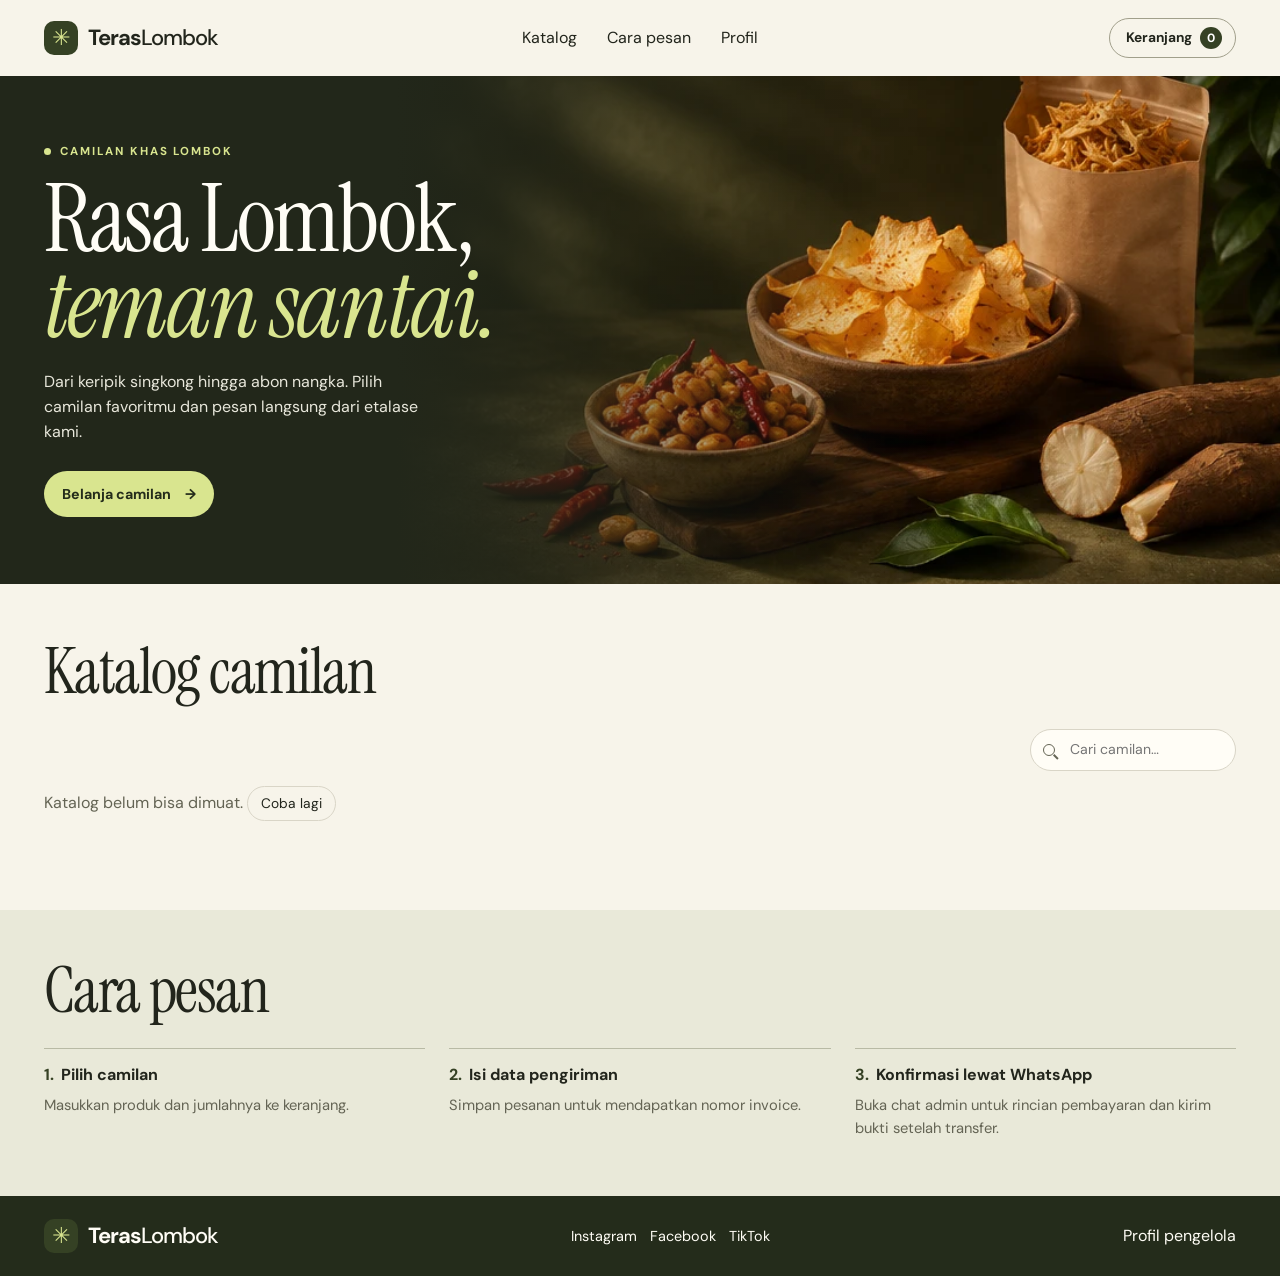
<file: index.html>
<!doctype html>
<html lang="id">
<head>
  <meta charset="utf-8">
  <meta name="viewport" content="width=device-width, initial-scale=1">
  <meta name="description" content="Teras Lombok, etalase camilan khas Lombok dengan pemesanan dan konfirmasi pembayaran melalui WhatsApp.">
  <title>Teras Lombok — Camilan Khas Lombok</title>
  <link rel="stylesheet" href="assets/store.css">
  <script src="assets/config.js?v=20fb1b1" defer></script>
  <script src="assets/store.js" defer></script>
</head>
<body>
  <a class="skip" href="#katalog">Langsung ke katalog</a>
  <header class="header">
    <div class="wrap bar">
      <a class="brand" href="./" aria-label="Teras Lombok, beranda"><span class="brand-mark" aria-hidden="true">✳</span><span>Teras<span class="brand-light">Lombok</span></span></a>
      <nav aria-label="Navigasi utama">
        <a href="#katalog">Katalog</a>
        <a href="#cara-pesan">Cara pesan</a>
        <a href="pribadi.html">Profil</a>
      </nav>
      <button class="cart-button" id="open-cart" type="button">Keranjang <span id="cart-count">0</span></button>
    </div>
  </header>
  <main>
    <section class="hero" aria-labelledby="hero-title">
      <div class="wrap hero-layout">
        <div class="hero-copy">
          <p class="kicker"><span></span> Camilan khas Lombok</p>
          <h1 id="hero-title">Rasa Lombok,<br><em>teman santai.</em></h1>
          <p>Dari keripik singkong hingga abon nangka. Pilih camilan favoritmu dan pesan langsung dari etalase kami.</p>
          <a class="button primary" href="#katalog">Belanja camilan <span aria-hidden="true">→</span></a>
        </div>
      </div>
    </section>
    <section class="catalog wrap" id="katalog" aria-labelledby="catalog-title">
      <div class="section-heading">
        <h2 id="catalog-title">Katalog camilan</h2>
        <p class="mode" id="demo-banner">Mode demo · harga dan produk contoh</p>
      </div>
      <div class="catalog-tools">
        <div class="filters" id="filters" aria-label="Kategori produk"></div>
        <label class="search">
          <span class="search-mark" aria-hidden="true"></span>
          <span class="sr-only">Cari produk</span>
          <input id="search" type="search" placeholder="Cari camilan…" autocomplete="off">
        </label>
      </div>
      <p class="catalog-status" id="catalog-status" role="status"></p>
      <div class="product-grid" id="product-grid"></div>
      <noscript><p>Aktifkan JavaScript untuk melihat produk dan menggunakan keranjang.</p></noscript>
    </section>
    <section class="steps" id="cara-pesan">
      <div class="wrap">
        <h2>Cara pesan</h2>
        <ol>
          <li><strong>Pilih camilan</strong><span>Masukkan produk dan jumlahnya ke keranjang.</span></li>
          <li><strong>Isi data pengiriman</strong><span>Simpan pesanan untuk mendapatkan nomor invoice.</span></li>
          <li><strong>Konfirmasi lewat WhatsApp</strong><span>Buka chat admin untuk rincian pembayaran dan kirim bukti setelah transfer.</span></li>
        </ol>
      </div>
    </section>
  </main>
  <footer class="footer">
    <div class="wrap footer-layout">
      <a class="brand" href="./"><span class="brand-mark" aria-hidden="true">✳</span><span>Teras<span class="brand-light">Lombok</span></span></a>
      <div id="store-socials" class="social-links" aria-label="Media sosial Teras Lombok"></div>
      <a href="pribadi.html">Profil pengelola</a>
    </div>
  </footer>
  <p id="cart-feedback" class="toast" role="status"></p>
  <dialog id="checkout" aria-labelledby="checkout-title">
    <div class="dialog-inner">
      <div class="dialog-header">
        <h2 id="checkout-title">Keranjang</h2>
        <button class="close" type="button" id="close-cart" aria-label="Tutup keranjang">×</button>
      </div>
      <div id="cart-stage">
        <div id="cart-items"></div>
        <div class="subtotal"><span>Subtotal produk</span><strong id="subtotal">Rp0</strong></div>
        <p class="muted small">Ongkir dikonfirmasi oleh admin melalui WhatsApp.</p>
        <form id="order-form">
          <h3>Data pengiriman</h3>
          <p class="small muted" id="order-note"></p>
          <label>Nama lengkap <input name="nama" maxlength="80" required autocomplete="name"></label>
          <label>Nomor WhatsApp <input name="whatsapp" type="tel" inputmode="tel" maxlength="24" placeholder="08xxxxxxxxxx" required autocomplete="tel"></label>
          <label>Alamat pengiriman <textarea name="alamat" rows="2" maxlength="350" required autocomplete="street-address"></textarea></label>
          <p class="form-error" id="order-error" role="alert"></p>
          <button class="button solid" id="order-submit" type="submit">Buat invoice <span aria-hidden="true">→</span></button>
        </form>
      </div>
      <section id="invoice-stage" hidden>
        <p id="invoice-mode" class="mode"></p>
        <h3 id="invoice-number"></h3>
        <ul id="invoice-items" class="invoice-items"></ul>
        <div class="subtotal"><span>Subtotal produk</span><strong id="invoice-total"></strong></div>
        <p id="payment-guide"></p>
        <div class="payment-actions" id="payment-actions" hidden>
          <a class="button solid" id="wa-order" target="_blank" rel="noopener noreferrer">Hubungi admin untuk pembayaran</a>
          <a class="button outline" id="wa-payment" target="_blank" rel="noopener noreferrer">Konfirmasi pembayaran via WhatsApp</a>
        </div>
        <details id="message-preview">
          <summary>Lihat pesan konfirmasi pembayaran</summary>
          <pre id="invoice-message"></pre>
        </details>
        <button class="button outline" id="copy-message" type="button">Salin pesan</button>
        <p id="copy-status" class="small" role="status"></p>
      </section>
    </div>
  </dialog>
</body>
</html>
</file>
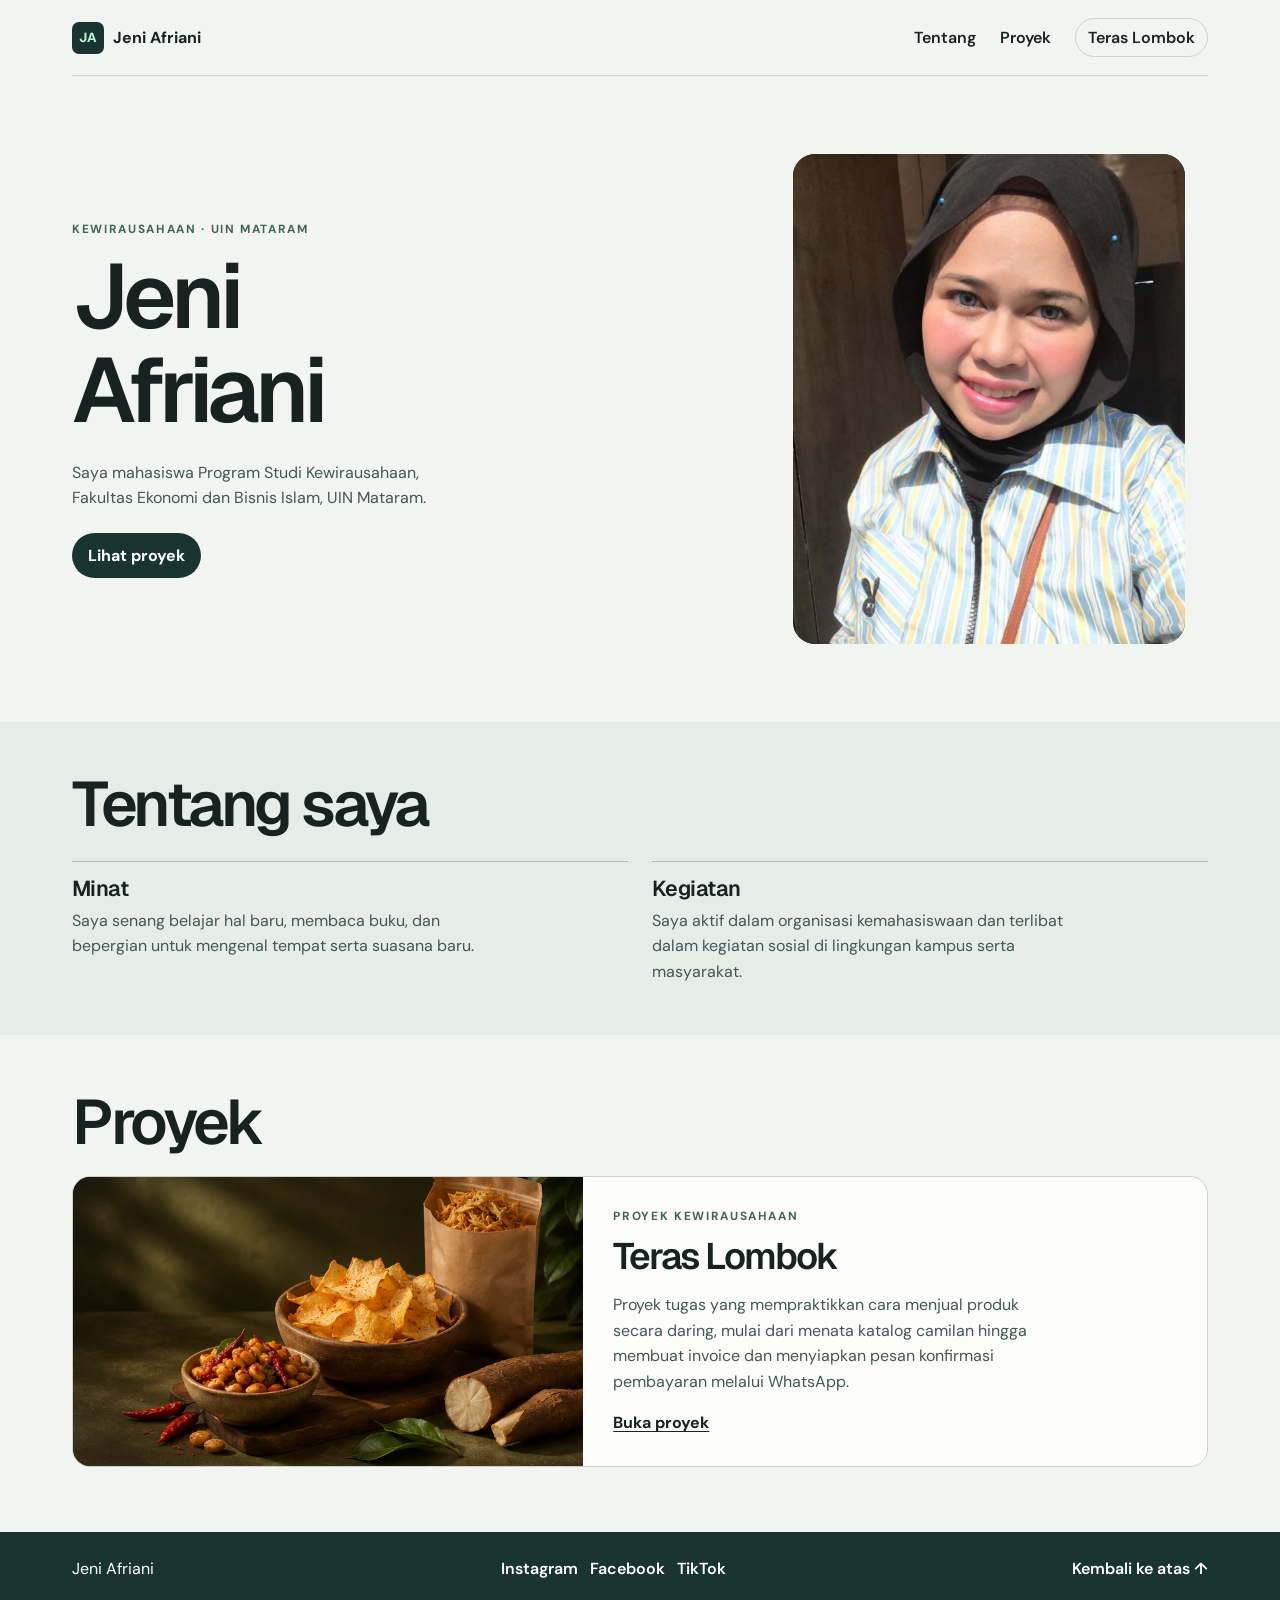
<file: pribadi.html>
<!doctype html>
<html lang="id">
<head>
  <meta charset="utf-8">
  <meta name="viewport" content="width=device-width, initial-scale=1">
  <meta name="description" content="Jeni Afriani, mahasiswa Kewirausahaan FEBI UIN Mataram. Kenali minat, kegiatan, dan proyek Teras Lombok.">
  <title>Jeni Afriani — Profil Pribadi</title>
  <link rel="stylesheet" href="assets/profile.css?v=portrait-20261119">
  <script src="assets/config.js?v=20fb1b1" defer></script>
  <script src="assets/profile.js" defer></script>
</head>
<body>
  <a class="skip" href="#profil">Langsung ke profil</a>
  <header class="top wrap">
    <a href="#profil" class="identity"><span>JA</span> Jeni Afriani</a>
    <nav aria-label="Navigasi profil">
      <a href="#tentang">Tentang</a>
      <a href="#proyek">Proyek</a>
      <a href="./" class="store-link">Teras Lombok</a>
    </nav>
  </header>
  <main id="profil">
    <section class="intro wrap">
      <div>
        <p class="label">Kewirausahaan · UIN Mataram</p>
        <h1>Jeni<br>Afriani</h1>
        <p>Saya mahasiswa Program Studi Kewirausahaan, Fakultas Ekonomi dan Bisnis Islam, UIN Mataram.</p>
        <a class="button" href="#proyek">Lihat proyek</a>
      </div>
      <img class="profile-portrait" src="assets/jeni-afriani.jpg" alt="Foto Jeni Afriani" width="1156" height="1536" fetchpriority="high">
    </section>
    <section class="about" id="tentang">
      <div class="wrap">
        <h2>Tentang saya</h2>
        <div class="about-details">
          <div>
            <h3>Minat</h3>
            <p>Saya senang belajar hal baru, membaca buku, dan bepergian untuk mengenal tempat serta suasana baru.</p>
          </div>
          <div>
            <h3>Kegiatan</h3>
            <p>Saya aktif dalam organisasi kemahasiswaan dan terlibat dalam kegiatan sosial di lingkungan kampus serta masyarakat.</p>
          </div>
        </div>
      </div>
    </section>
    <section class="projects wrap" id="proyek">
      <h2>Proyek</h2>
      <article class="project">
        <div class="project-photo"><img src="assets/hero.webp" alt="Aneka camilan dari katalog contoh Teras Lombok" loading="lazy"></div>
        <div class="project-copy">
          <p class="label">Proyek Kewirausahaan</p>
          <h3>Teras Lombok</h3>
          <p>Proyek tugas yang mempraktikkan cara menjual produk secara daring, mulai dari menata katalog camilan hingga membuat invoice dan menyiapkan pesan konfirmasi pembayaran melalui WhatsApp.</p>
          <a href="./">Buka proyek</a>
        </div>
      </article>
    </section>
  </main>
  <footer>
    <div class="wrap footer-row">
      <span>Jeni Afriani</span>
      <div id="personal-links" aria-label="Kontak dan media sosial"></div>
      <a href="#profil">Kembali ke atas ↑</a>
    </div>
  </footer>
</body>
</html>
</file>
<file: assets/store.css>
@import url('https://fonts.googleapis.com/css2?family=DM+Sans:wght@400;500;600;700&family=Instrument+Serif:ital@0;1&display=swap');

:root{--paper:#f7f4ea;--ink:#22251c;--muted:#646454;--olive:#354124;--olive-deep:#242c1b;--lime:#d9e58f;--line:#d9d5c7;--white:#fffdf6;--serif:"Instrument Serif",Georgia,serif;--sans:"DM Sans",system-ui,sans-serif}
*{box-sizing:border-box}
html{scroll-behavior:smooth}
body{margin:0;color:var(--ink);background:var(--paper);font:16px/1.55 var(--sans)}
a{color:inherit}
button,input,textarea{font:inherit}
button{cursor:pointer}
button:disabled{cursor:default;opacity:.6}
:focus-visible{outline:3px solid #97753e;outline-offset:3px}
[hidden]{display:none!important}
.wrap{width:min(1240px,calc(100% - 88px));margin-inline:auto}
.sr-only,.skip:not(:focus){position:absolute;width:1px;height:1px;padding:0;margin:-1px;overflow:hidden;clip-path:inset(50%);white-space:nowrap}
.skip:focus{position:fixed;left:12px;top:10px;z-index:3;padding:10px;background:white;color:black}
.header{background:var(--paper)}
.bar{min-height:76px;display:grid;grid-template-columns:1fr auto 1fr;gap:24px;align-items:center}
.brand{display:inline-flex;align-items:center;gap:10px;text-decoration:none;font-size:22px;font-weight:700;letter-spacing:-1.1px;width:fit-content}
.brand-mark{display:grid;place-items:center;width:34px;height:34px;border-radius:10px;background:var(--olive);color:var(--lime);font-size:22px;font-weight:500}
.brand-light{font-weight:500}
nav{display:flex;gap:30px}
nav a,.footer a{text-decoration:none}
nav a:hover,.footer a:hover{text-decoration:underline;text-underline-offset:.25em}
.cart-button{justify-self:end;background:transparent;border:1px solid #a19f8b;color:var(--ink);border-radius:99px;padding:8px 13px 8px 16px;font-size:.86rem;font-weight:700}
.cart-button span{display:inline-grid;place-items:center;min-width:22px;height:22px;margin-left:5px;background:var(--olive);color:white;border-radius:50%;font-size:.75rem}
.hero{background:#22271a;color:var(--white);position:relative;isolation:isolate}
.hero::before{position:absolute;z-index:-1;inset:0;content:"";background:linear-gradient(90deg,#22271a 6%,#22271a 31%,#22271a80 49%,#22271a00 73%),url(hero.webp) right 54%/69% auto no-repeat}
.hero-layout{min-height:508px;display:flex;align-items:center}
.hero-copy{padding:50px 0;max-width:570px}
.kicker{display:flex;align-items:center;gap:9px;margin:0 0 16px;color:var(--lime);font-size:.72rem;font-weight:700;letter-spacing:.17em;text-transform:uppercase}
.kicker span{width:7px;height:7px;background:var(--lime);border-radius:50%}
h1,h2{font:400 clamp(2.65rem,5vw,4.25rem)/.98 var(--serif);letter-spacing:-.025em;margin:0}
h1{font-size:clamp(4.1rem,7.4vw,7.35rem);line-height:.9}
h1 em{color:var(--lime);font-weight:400}
.hero-copy>p:not(.kicker){max-width:385px;margin:23px 0 27px;color:#e8e7db}
.button{display:inline-flex;align-items:center;justify-content:center;gap:14px;min-height:46px;padding:9px 17px;border:1px solid transparent;border-radius:99px;font-weight:700;text-decoration:none;font-size:.89rem;line-height:1.35;text-align:center}
.button:hover{filter:brightness(.92)}
.button.primary{background:var(--lime);color:var(--olive-deep)}
.button.solid{background:var(--olive);color:white}
.button.outline{background:transparent;color:var(--olive);border-color:var(--line)}
.catalog{padding:57px 0 66px}
.section-heading,.catalog-tools{display:flex;justify-content:space-between;align-items:center;gap:16px}
.section-heading{margin-bottom:25px}
.mode{font-size:.76rem;color:#5a5b46;background:#ece9da;border-radius:99px;padding:6px 12px;width:fit-content;margin:0}
.filters{display:flex;gap:8px;flex-wrap:wrap}
.filter{border:1px solid var(--line);border-radius:99px;padding:6px 13px;background:transparent;color:var(--ink);font-size:.86rem}
.filter[aria-pressed=true]{background:var(--olive);color:white;border-color:var(--olive)}
.search{display:flex;align-items:center;gap:9px;padding:8px 12px;border:1px solid var(--line);border-radius:99px;background:var(--white)}
.search-mark{position:relative;width:12px;height:12px;border:1.5px solid var(--muted);border-radius:50%;margin-right:4px}
.search-mark::after{content:"";position:absolute;right:-5px;bottom:-3px;width:6px;height:1.5px;background:var(--muted);transform:rotate(45deg)}
.search input{width:155px;border:0;background:none;font-size:.88rem;color:var(--ink)}
.catalog-status{margin:15px 0;color:var(--muted)}
.catalog-status:empty{margin:0}
.product-grid{margin-top:23px;display:grid;grid-template-columns:repeat(3,minmax(0,1fr));gap:20px}
.product{overflow:hidden;background:var(--white);border:1px solid var(--line);border-radius:16px;display:flex;flex-direction:column}
.product img,.photo-fallback{aspect-ratio:1.47;width:100%;object-fit:cover;background:#e9e1ce;display:block}
.photo-fallback{display:grid;place-items:center;color:var(--muted)}
.product-body{padding:17px 18px;flex:1;display:flex;flex-direction:column}
.tag{margin:0 0 4px;font-size:.72rem;color:#5e634e;font-weight:700;text-transform:uppercase;letter-spacing:.07em}
.product h3{margin:0;font-size:1.17rem;line-height:1.25}
.product p:not(.tag){margin:7px 0 15px;color:var(--muted);font-size:.89rem}
.product-bottom{display:flex;align-items:end;justify-content:space-between;gap:8px;margin-top:auto}
.product-bottom strong{display:block;font-size:1.11rem}
.product-bottom small{color:var(--muted)}
.product-bottom .button{min-height:38px;padding:7px 12px}
.steps{background:#e9e9d9;padding:50px 0 56px}
.steps ol{list-style:none;counter-reset:step;padding:0;margin:25px 0 0;display:grid;grid-template-columns:repeat(3,1fr);gap:24px}
.steps li{counter-increment:step;border-top:1px solid #b8baa5;padding-top:14px}
.steps li::before{content:counter(step) ".";display:inline-block;margin-right:7px;font-weight:700;color:var(--olive)}
.steps li span{display:block;color:var(--muted);margin-top:7px;font-size:.92rem}
.footer{background:var(--olive-deep);color:var(--white);padding:23px 0}
.footer-layout{display:flex;justify-content:space-between;gap:18px;align-items:center;flex-wrap:wrap}
.social-links{display:flex;flex-wrap:wrap;gap:13px;font-size:.9rem}
.toast{position:fixed;z-index:2;right:22px;bottom:12px;background:var(--olive);color:white;padding:10px 16px;border-radius:12px;max-width:calc(100% - 44px);box-shadow:0 3px 16px #0003}
.toast:empty{clip-path:inset(50%);padding:0}
dialog{border:1px solid var(--line);background:var(--white);color:var(--ink);border-radius:18px;padding:0;width:min(540px,calc(100% - 28px));max-height:calc(100% - 28px);overscroll-behavior:contain}
dialog::backdrop{background:#191e15a8}
.dialog-inner{padding:25px}
.dialog-header{display:flex;justify-content:space-between;gap:14px;align-items:center;margin-bottom:18px}
.dialog-header h2{font-size:2.85rem}
.close{width:38px;height:38px;border:1px solid var(--line);background:transparent;border-radius:50%;color:var(--ink);font-size:1.5rem;line-height:1}
.cart-row{display:flex;justify-content:space-between;align-items:center;gap:12px;padding:10px 0;border-bottom:1px solid var(--line)}
.cart-row:first-child{border-top:1px solid var(--line)}
.cart-row small{display:block;color:var(--muted)}
.qty{display:flex;gap:7px;align-items:center}
.qty button{border:1px solid var(--line);background:transparent;border-radius:50%;color:var(--ink);width:33px;height:33px}
.subtotal{display:flex;justify-content:space-between;gap:12px;padding-top:13px;margin-top:7px}
.muted{color:var(--muted)}
.small{font-size:.85rem}
form h3{margin:17px 0 2px;font-size:1.04rem}
form .small{margin:0 0 12px}
form label{display:block;margin-bottom:10px;font-size:.86rem;font-weight:700}
form input,form textarea{display:block;width:100%;margin-top:4px;border:1px solid var(--line);background:white;color:var(--ink);border-radius:8px;padding:8px 10px;font-weight:400}
form textarea{resize:vertical}
form .button{width:100%}
.form-error{color:#9e2f1d;font-size:.86rem}
.form-error:empty{margin:0}
#invoice-number{margin:.5rem 0;overflow-wrap:anywhere}
.invoice-items{margin:.65rem 0;padding-left:1.25rem}
.payment-actions{display:grid;gap:8px;margin-bottom:16px}
details{margin:13px 0}
summary{cursor:pointer;font-weight:700}
pre{white-space:pre-wrap;overflow-wrap:anywhere;padding:12px;background:#ece9da;border-radius:9px;font:inherit;font-size:.85rem}
@media(max-width:850px){.wrap{width:calc(100% - 48px)}.bar{gap:13px}nav{gap:15px}.hero::before{background:linear-gradient(90deg,#22271a 10%,#22271aaf 54%,#22271a26 95%),url(hero.webp) right center/cover}.product-grid{gap:12px}}
@media(max-width:610px){.wrap{width:calc(100% - 32px)}.bar{display:flex;flex-wrap:wrap;justify-content:space-between;gap:8px;padding:12px 0}.bar nav{order:3;width:100%;padding-top:5px;justify-content:center}.brand{font-size:20px}.cart-button{padding:6px 9px 6px 12px}.hero-layout{min-height:440px}.hero-copy{padding:42px 0}.hero::before{background:linear-gradient(90deg,#22271ae8 1%,#22271a89 75%),url(hero.webp) 62% center/cover}.catalog,.steps{padding:38px 0}.section-heading,.catalog-tools{align-items:flex-start;flex-direction:column;gap:10px}.section-heading{margin-bottom:17px}.product-grid{grid-template-columns:1fr;margin-top:16px}.steps ol{grid-template-columns:1fr;gap:15px}.dialog-inner{padding:17px}.footer-layout{gap:12px}}
@media(prefers-reduced-motion:reduce){html{scroll-behavior:auto}}
</file>
<file: assets/profile.css>
@import url('https://fonts.googleapis.com/css2?family=DM+Sans:wght@400;500;600;700&family=Geist:wght@400;500;600;700&display=swap');
:root{--paper:#f2f4f2;--ink:#182321;--muted:#445752;--forest:#1a3431;--mint:#bcf1d9;--line:#c8d2ce;--type:"Geist",system-ui,sans-serif;--body:"DM Sans",system-ui,sans-serif}
*{box-sizing:border-box}
html{scroll-behavior:smooth}
body{margin:0;color:var(--ink);background:var(--paper);font:16px/1.6 var(--body)}
a{color:inherit}
:focus-visible{outline:3px solid #3c7669;outline-offset:4px}
.wrap{width:min(1136px,calc(100% - 80px));margin-inline:auto}
.skip:not(:focus){position:absolute;width:1px;height:1px;clip-path:inset(50%);overflow:hidden;white-space:nowrap}
.skip:focus{position:absolute;top:5px;left:10px;background:white;padding:8px}
.top{min-height:76px;display:flex;justify-content:space-between;align-items:center;border-bottom:1px solid var(--line);gap:15px}
.identity{display:inline-flex;align-items:center;gap:9px;font-weight:700;text-decoration:none;white-space:nowrap}
.identity span{display:grid;place-items:center;width:32px;height:32px;color:var(--mint);background:var(--forest);border-radius:7px;font:700 .82rem var(--type)}
nav{display:flex;align-items:center;gap:24px}
nav a,footer a{text-decoration:none;font-weight:600}
nav a:hover,footer a:hover{text-decoration:underline;text-underline-offset:.2em}
.store-link{border:1px solid var(--line);border-radius:99px;padding:6px 12px}
.intro{display:grid;grid-template-columns:1.2fr .8fr;gap:42px;align-items:center;padding:78px 0}
.label{font-weight:700;color:#406557;text-transform:uppercase;font-size:.74rem;letter-spacing:.14em;margin:0 0 12px}
h1,h2,h3{font-family:var(--type);font-weight:600;letter-spacing:-.055em;line-height:1.03;margin:0}
h1{font-size:clamp(3.75rem,7.1vw,7.4rem)}
.intro p:not(.label){color:var(--muted);max-width:390px;margin:22px 0}
.button{display:inline-flex;align-items:center;gap:12px;background:var(--forest);color:white;border-radius:50px;padding:10px 16px;font-weight:700;text-decoration:none}
.button:hover{background:#2a5149}
.monogram{min-height:380px;border-radius:22px;display:grid;place-items:center;color:var(--mint);overflow:hidden;background:repeating-linear-gradient(90deg,transparent 0 31px,#b8f0d925 31px 32px),repeating-linear-gradient(0deg,transparent 0 31px,#b8f0d925 31px 32px),radial-gradient(ellipse at 80% 8%,#3c695c,#193330 65%)}
.monogram>span{font:600 clamp(5rem,15vw,13rem)/1 var(--type);letter-spacing:-.14em;transform:translateX(-.07em)}
.monogram>span>span{color:transparent;-webkit-text-stroke:1px var(--mint)}
h2{font-size:clamp(2.25rem,4.9vw,4.05rem)}
.about{background:#e6ece7;padding:50px 0}
.about-details{display:grid;grid-template-columns:1fr 1fr;gap:24px;margin-top:24px}
.about-details>div{border-top:1px solid #abbeb4;padding-top:15px}
.about-details h3{font-size:1.35rem;letter-spacing:-.025em}
.about-details p{margin:9px 0 0;color:var(--muted);max-width:430px}
.projects{padding:55px 0 65px}
.project{margin-top:22px;display:grid;grid-template-columns:.9fr 1.1fr;overflow:hidden;border:1px solid var(--line);border-radius:18px;background:#fcfdfb}
.project-photo{min-height:245px;position:relative;background:var(--forest)}
.project-photo img{width:100%;height:100%;position:absolute;object-fit:cover}
.project-copy{padding:30px;align-self:center}
.project-copy h3{font-size:2.3rem}
.project-copy p:not(.label){color:var(--muted);max-width:430px}
.project-copy a{font-weight:700;text-underline-offset:.2em}
footer{background:var(--forest);color:white;padding:24px 0}
.footer-row{display:flex;justify-content:space-between;gap:14px;flex-wrap:wrap}
#personal-links{display:flex;gap:12px;flex-wrap:wrap}
@media(max-width:740px){.wrap{width:calc(100% - 36px)}.intro{gap:18px;padding:42px 0}.monogram{min-height:260px}.top{min-height:65px}nav{gap:12px}}
@media(max-width:560px){.top{padding:12px 0;align-items:flex-start;flex-direction:column;gap:9px}nav{width:100%;flex-wrap:wrap}.intro,.about-details,.project{grid-template-columns:1fr}.intro{gap:27px}.monogram{min-height:190px}.project-photo{min-height:150px}.project-copy{padding:18px}.about,.projects{padding:34px 0}}
@media(prefers-reduced-motion:reduce){html{scroll-behavior:auto}}

.profile-portrait {
  display: block;
  justify-self: center;
  width: min(100%, 392px);
  height: auto;
  aspect-ratio: 4 / 5;
  border-radius: 22px;
  object-fit: cover;
  object-position: 52% 34%;
  background: var(--forest);
}
@media (max-width: 560px) {
  .profile-portrait { width: min(100%, 320px); }
}
</file>
